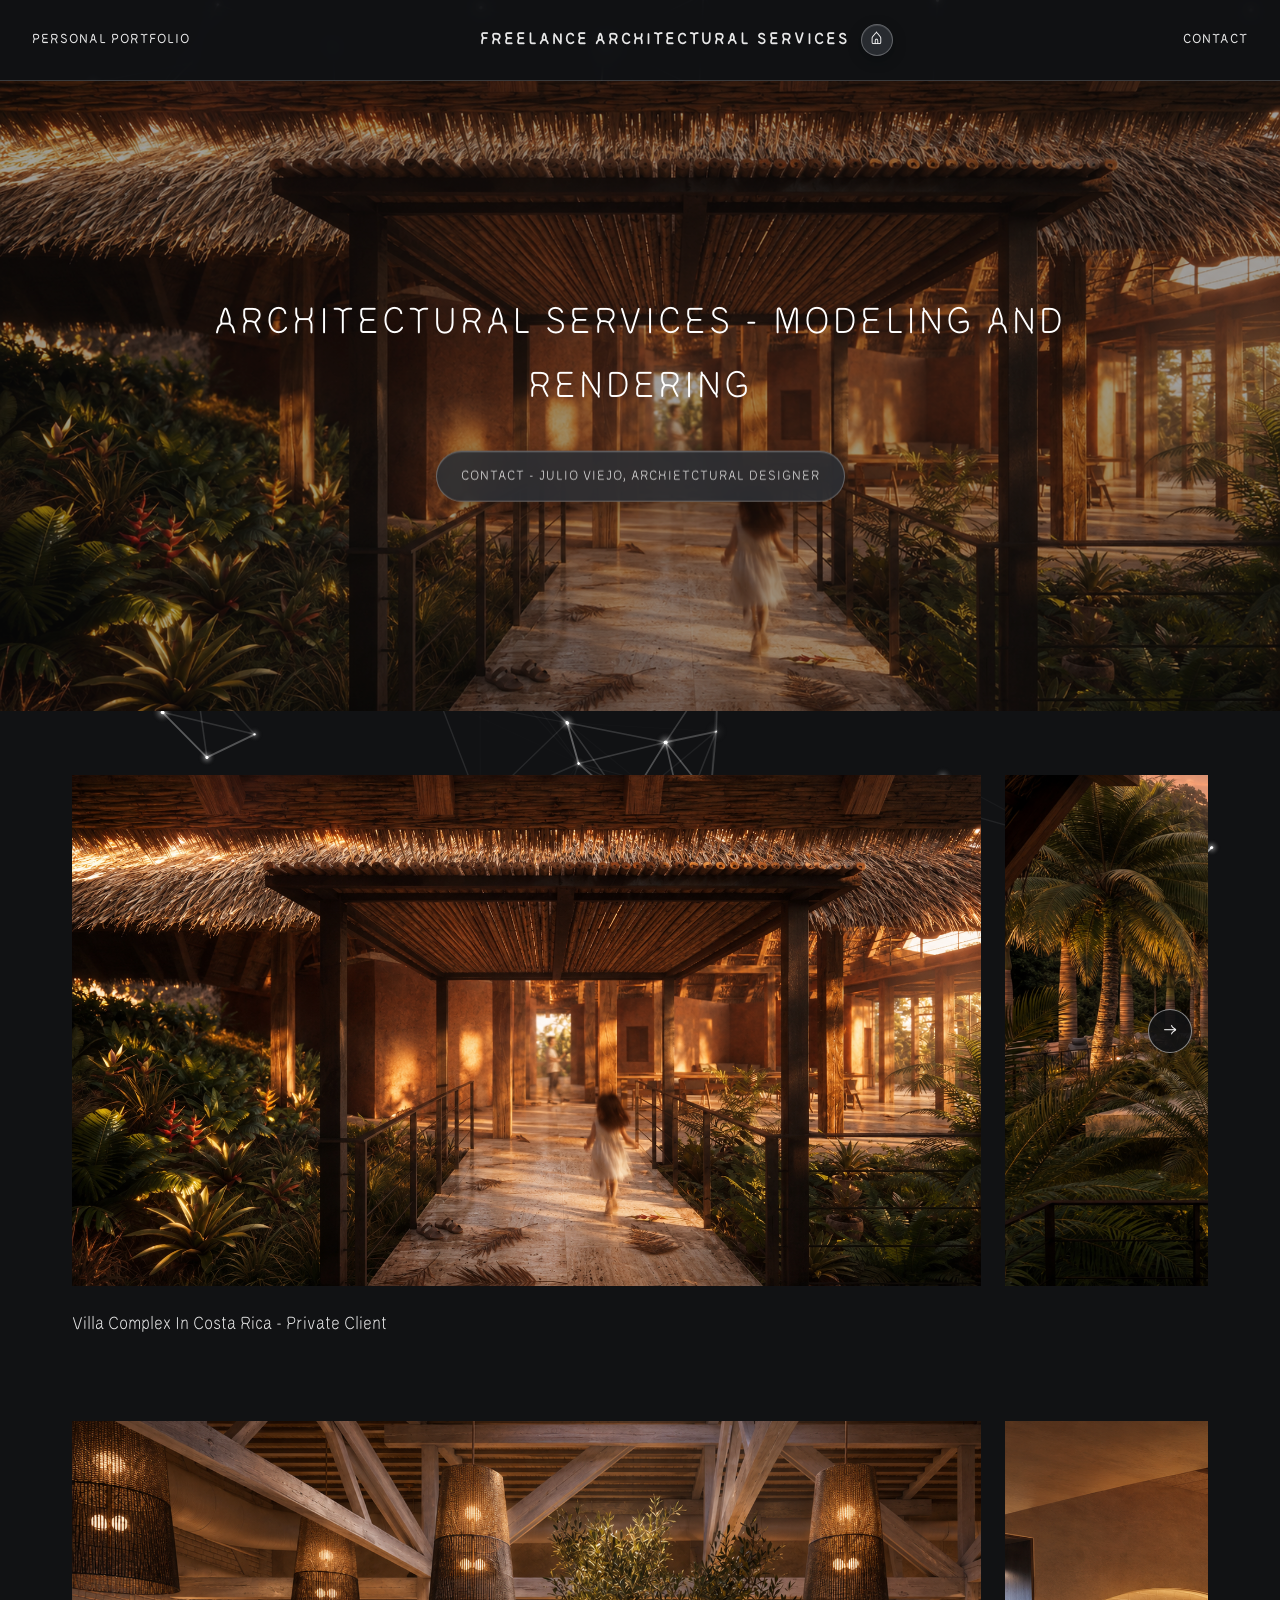
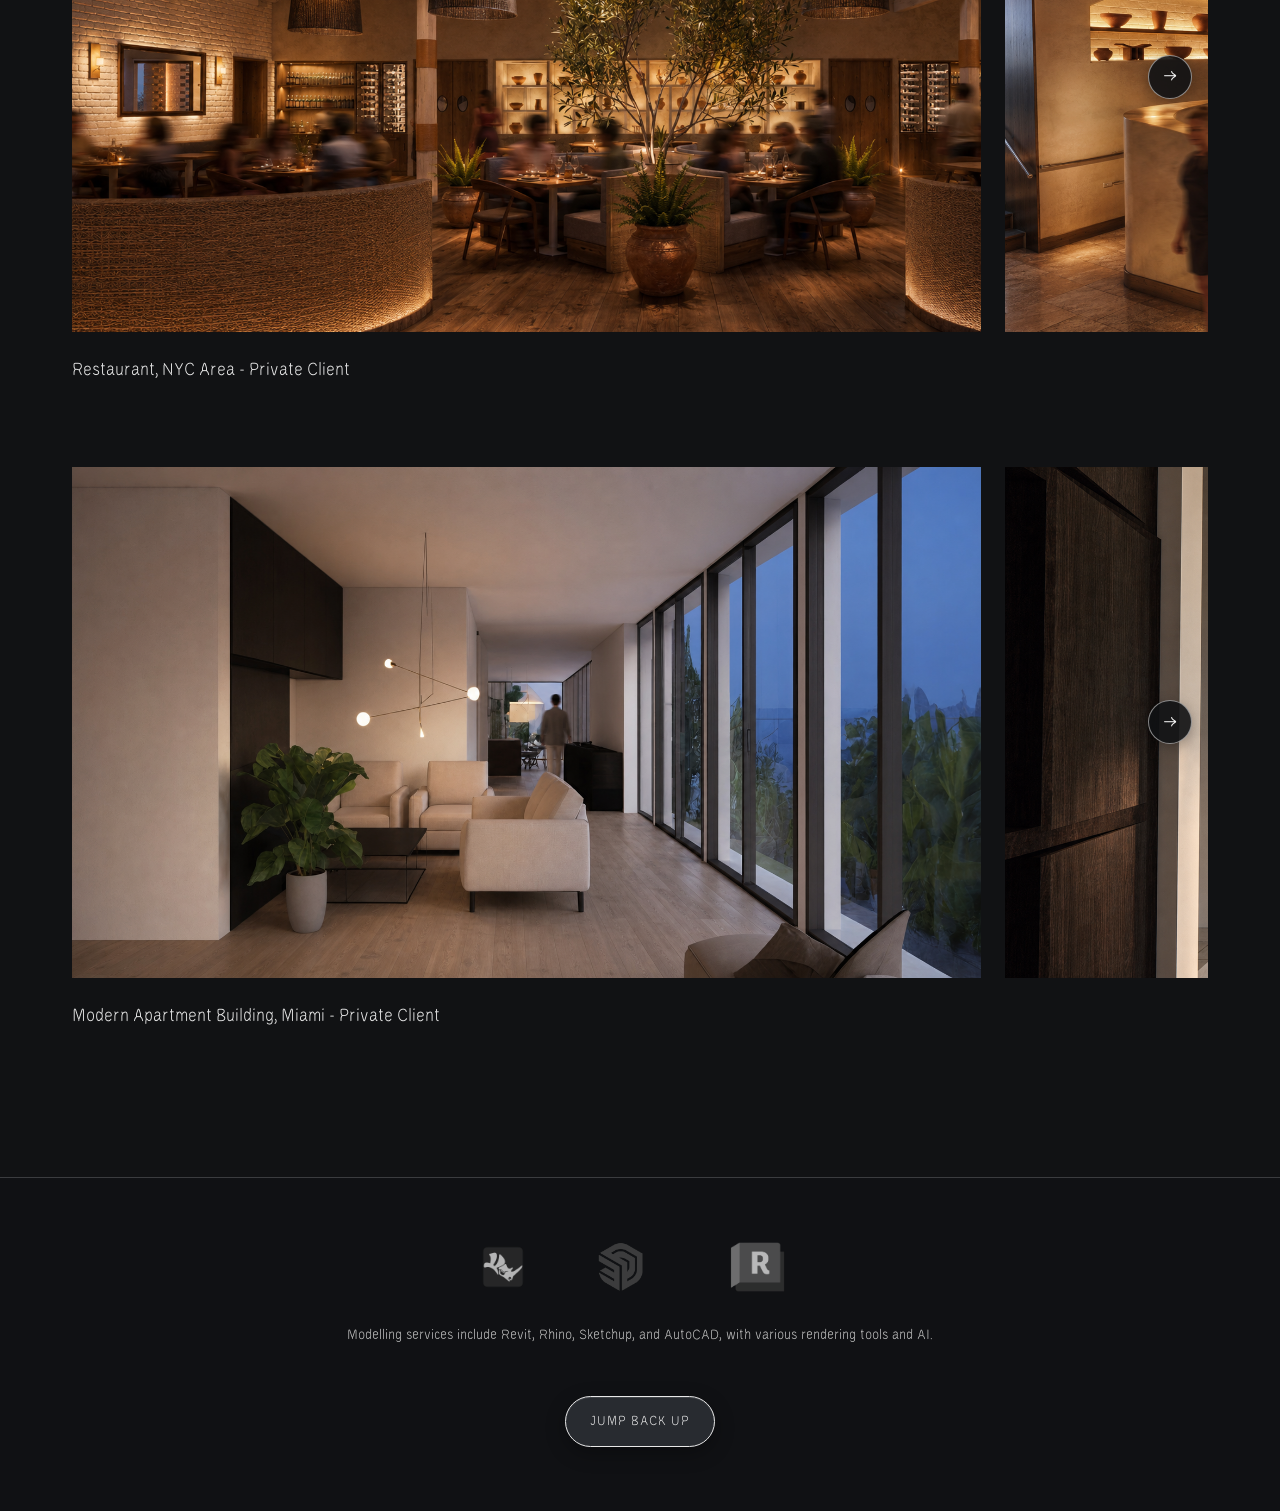
<file: index.html>
<!DOCTYPE html>
<html lang="en">
<head>
    <meta charset="UTF-8">
    <meta name="viewport" content="width=device-width, initial-scale=1.0">
    <title>Freelance Architectural Services</title>
    <link rel="stylesheet" href="styles.css">
</head>
<body id="top">
    <canvas id="bg-net" aria-hidden="true"></canvas>

    <!-- Top Menu Bar -->
    <nav class="navbar">
        <a href="https://refrigerationunit.github.io/georgekoltiris/portfolio.html" class="nav-link">Personal Portfolio</a>
        <div class="nav-brand">
            <div class="nav-title">Freelance Architectural Services</div>
            <a href="index.html" class="home-link" aria-label="Home">&#8962;</a>
        </div>
        <a href="contact.html" class="nav-link">Contact</a>
    </nav>

    <!-- Auto Scroll-Through Window -->
    <header class="hero">
        <div class="slider-container">
            <img src="imgs/image1.png" alt="Render 1">
            <img src="imgs/image2.png" alt="Render 2">
            <img src="imgs/image3.png" alt="Render 3">
            <img src="imgs/image4.png" alt="Render 4">
            <img src="imgs/image5.png" alt="Render 5">
            <img src="imgs/image6.png" alt="Render 6">
            <img src="imgs/image7.png" alt="Render 7">
            <img src="imgs/image8.png" alt="Render 8">
            <img src="imgs/image9.png" alt="Render 9">
        </div>
        <div class="hero-content">
            <h1>architectural services - Modeling and Rendering</h1>
            <a href="contact.html" class="btn">contact - Julio Viejo, archietctural designer</a>
        </div>
    </header>

    <!-- Projects Section -->
    <section class="projects-section">
        
        <!-- Seb, CR -->
        <div class="project">
            <div class="project-gallery">
                <button class="gallery-arrow gallery-arrow--previous" type="button" aria-label="Show previous Project 1 image">&#8592;</button>
                <div class="project-scroll">
                    <img src="imgs/image1.png" alt="Project 1 Image 1">
                    <img src="imgs/image2.png" alt="Project 1 Image 2">
                    <img src="imgs/image3.png" alt="Project 1 Image 3">
                </div>
                <button class="gallery-arrow gallery-arrow--next" type="button" aria-label="Show next Project 1 image">&#8594;</button>
            </div>
            <h3>Villa Complex in Costa Rica - Private Client</h3>
        </div>

        <!-- KYMA -->
        <div class="project">
            <div class="project-gallery">
                <button class="gallery-arrow gallery-arrow--previous" type="button" aria-label="Show previous Project 2 image">&#8592;</button>
                <div class="project-scroll">
                    <img src="imgs/image4.png" alt="Project 2 Image 1">
                    <img src="imgs/image5.png" alt="Project 2 Image 2">
                    <img src="imgs/image6.png" alt="Project 2 Image 3">
                </div>
                <button class="gallery-arrow gallery-arrow--next" type="button" aria-label="Show next Project 2 image">&#8594;</button>
            </div>
            <h3>Restaurant, NYC area - Private Client</h3>
        </div>

        <!-- MIAMI -->
        <div class="project">
            <div class="project-gallery">
                <button class="gallery-arrow gallery-arrow--previous" type="button" aria-label="Show previous Project 3 image">&#8592;</button>
                <div class="project-scroll">
                    <img src="imgs/image7.png" alt="Project 3 Image 1">
                    <img src="imgs/image8.png" alt="Project 3 Image 2">
                    <img src="imgs/image9.png" alt="Project 3 Image 3">
                </div>
                <button class="gallery-arrow gallery-arrow--next" type="button" aria-label="Show next Project 3 image">&#8594;</button>
            </div>
            <h3>Modern Apartment Building, Miami - Private Client</h3>
        </div>

    </section>

    <!-- Bottom Software & Back to Top -->
    <section class="software-section">
        <div class="software-logos">
            <img src="imgs/rhino.png" alt="Rhino 3D">
            <img src="imgs/sketchup.png" alt="SketchUp">
            <img src="imgs/revit.png" alt="Revit">
        </div>
        <p>Modelling services include Revit, Rhino, Sketchup, and AutoCAD, with various rendering tools and AI.</p>
        <a href="#top" class="btn jump-up">jump back up</a>
    </section>

    <script src="network-background.js"></script>
    <script src="project-gallery.js"></script>
</body>
</html>
</file>
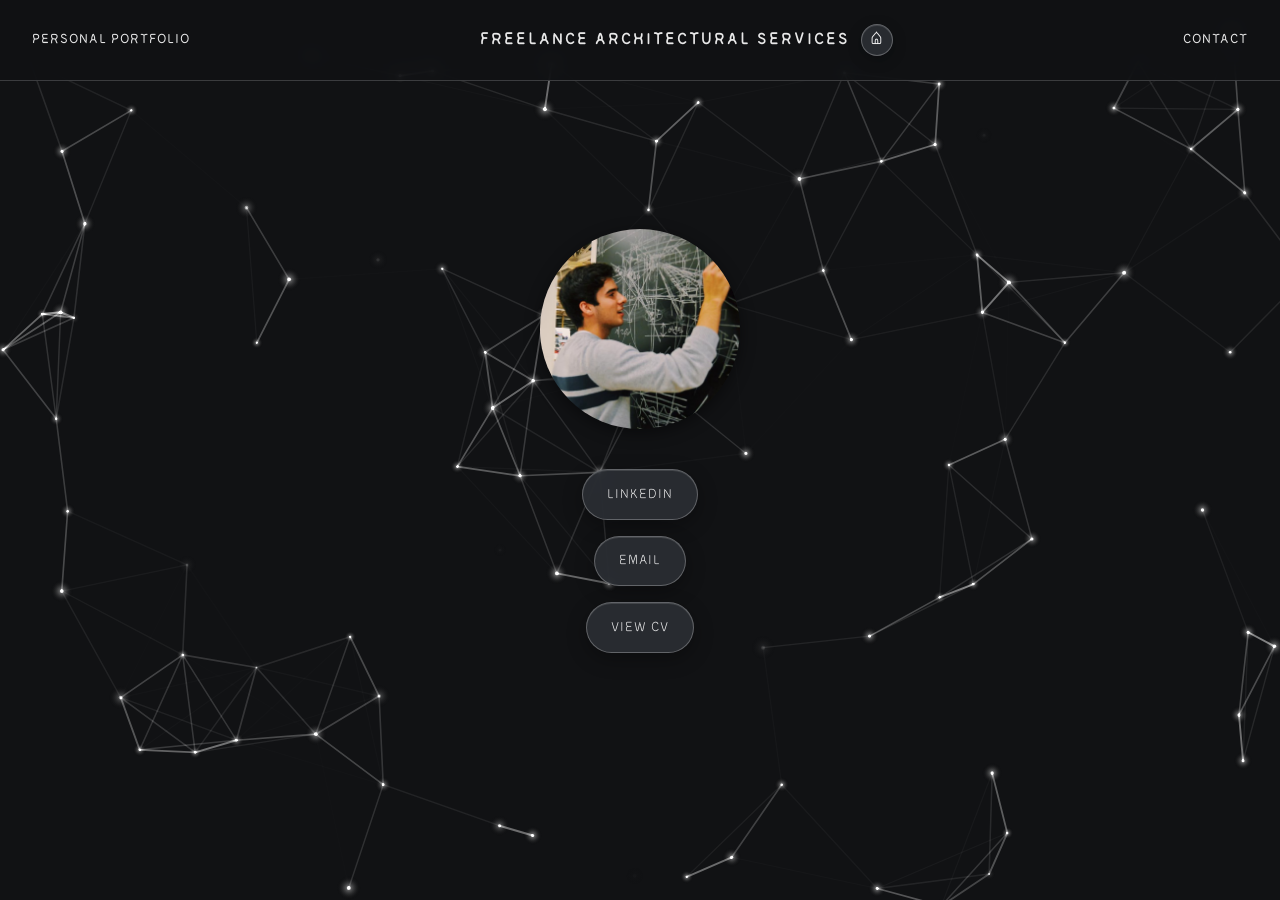
<file: contact.html>
<!DOCTYPE html>
<html lang="en">
<head>
    <meta charset="UTF-8">
    <meta name="viewport" content="width=device-width, initial-scale=1.0">
    <title>Contact - Julio Viejo</title>
    <link rel="stylesheet" href="styles.css">
</head>
<body>
    <canvas id="bg-net" aria-hidden="true"></canvas>

    <!-- Top Menu Bar (Shared) -->
    <nav class="navbar">
        <a href="https://refrigerationunit.github.io/georgekoltiris/portfolio.html" class="nav-link">Personal Portfolio</a>
        <div class="nav-brand">
            <div class="nav-title">Freelance Architectural Services</div>
            <a href="index.html" class="home-link" aria-label="Home">&#8962;</a>
        </div>
        <a href="contact.html" class="nav-link">Contact</a>
    </nav>

    <!-- Contact Content -->
    <main class="contact-main">
        <img src="imgs/profile pic.png" alt="Julio Viejo Profile Picture" class="profile-pic">
        
        <div class="contact-links">
            <!-- Replace the # with your actual links -->
            <a href="https://www.linkedin.com/in/julio-viejo-romero-mazariegos-bb5719106/" class="btn" target="_blank">LinkedIn</a>
            <a href="mailto:your.email@example.com" class="btn">Email</a>
            <a href="https://refrigerationunit.github.io/georgekoltiris/cv.html" class="btn" target="_blank">View CV</a>
        </div>
    </main>

    <script src="network-background.js"></script>
</body>
</html>
</file>
<file: styles.css>
/* --- Global Styles --- */
@font-face {
    font-family: 'Velvelyne';
    src: url('./fonts/Velvelyne-Light.woff2') format('woff2');
    font-weight: 300;
    font-style: normal;
    font-display: swap;
}

@font-face {
    font-family: 'Velvelyne';
    src: url('./fonts/Velvelyne-Book.woff2') format('woff2');
    font-weight: 400;
    font-style: normal;
    font-display: swap;
}

@font-face {
    font-family: 'Velvelyne';
    src: url('./fonts/Velvelyne-Regular.woff2') format('woff2');
    font-weight: 500;
    font-style: normal;
    font-display: swap;
}

@font-face {
    font-family: 'Velvelyne';
    src: url('./fonts/Velvelyne-Bold.woff2') format('woff2');
    font-weight: 700;
    font-style: normal;
    font-display: swap;
}

* {
    margin: 0;
    padding: 0;
    box-sizing: border-box;
}

html {
    scroll-behavior: smooth;
}

body {
    font-family: 'Velvelyne', sans-serif;
    color: #e8e8e8;
    background-color: #111214;
    line-height: 1.6;
}

#bg-net {
    position: fixed;
    inset: 0;
    z-index: 0;
    pointer-events: none;
}

body > :not(#bg-net) {
    position: relative;
    z-index: 1;
}

a {
    text-decoration: none;
    color: inherit;
}

/* --- Navigation Bar --- */
.navbar {
    display: flex;
    justify-content: space-between;
    align-items: center;
    padding: 1.5rem 2rem;
    background-color: rgba(17, 18, 20, 0.88);
    border-bottom: 1px solid rgba(232, 232, 232, 0.2);
    backdrop-filter: blur(10px);
    position: sticky;
    top: 0;
    z-index: 1000;
}

.nav-link {
    font-size: 0.9rem;
    font-weight: 500;
    text-transform: uppercase;
    letter-spacing: 1px;
}

.nav-link:hover {
    color: #fff;
}

.nav-brand {
    display: flex;
    align-items: center;
    gap: 0.65rem;
}

.nav-title {
    font-size: 1.1rem;
    font-weight: 600;
    text-transform: uppercase;
    letter-spacing: 2px;
    text-align: center;
}

.home-link {
    display: grid;
    width: 2rem;
    height: 2rem;
    place-items: center;
    border: 1px solid rgba(232, 232, 232, 0.3);
    border-radius: 50%;
    background-color: rgba(43, 46, 52, 0.92);
    box-shadow: 0 4px 14px rgba(0, 0, 0, 0.25), inset 0 1px 0 rgba(255, 255, 255, 0.12);
    backdrop-filter: blur(14px) saturate(150%);
    color: #f5f5f5;
    font-size: 1.2rem;
    line-height: 1;
    transition: background-color 0.25s ease, border-color 0.25s ease, transform 0.25s ease;
}

.home-link:hover {
    background-color: #e8e8e8;
    border-color: #e8e8e8;
    color: #111214;
    transform: translateY(-1px);
}

/* --- Hero Section (Auto-Slider) --- */
.hero {
    position: relative;
    width: 100%;
    height: 70vh;
    overflow: hidden;
    background-color: #111;
}

.slider-container {
    display: flex;
    width: 900%; /* 9 images = 900% */
    height: 100%;
    animation: slide 45s infinite; /* 9 images * 5 seconds = 45s */
}

.slider-container img {
    width: 11.1111%; /* 100% / 9 */
    height: 100%;
    object-fit: cover;
    opacity: 0.6; /* Darkened slightly to make text readable */
}

/* 45 second animation: holds on an image, then slides quickly to the next */
@keyframes slide {
    0%, 9% { transform: translateX(0); }
    11%, 20% { transform: translateX(-11.1111%); }
    22%, 31% { transform: translateX(-22.2222%); }
    33%, 42% { transform: translateX(-33.3333%); }
    44%, 53% { transform: translateX(-44.4444%); }
    55%, 64% { transform: translateX(-55.5555%); }
    66%, 75% { transform: translateX(-66.6666%); }
    77%, 86% { transform: translateX(-77.7777%); }
    88%, 100% { transform: translateX(-88.8888%); }
}

.hero-content {
    position: absolute;
    top: 50%;
    left: 50%;
    transform: translate(-50%, -50%);
    text-align: center;
    color: #fff;
    width: 80%;
}

.hero-content h1 {
    font-size: 2.5rem;
    font-weight: 400;
    text-transform: uppercase;
    letter-spacing: 3px;
    margin-bottom: 2rem;
}

.btn {
    display: inline-block;
    padding: 0.8rem 1.5rem;
    width: fit-content;
    border: 1px solid rgba(232, 232, 232, 0.3);
    border-radius: 999px;
    background-color: rgba(43, 46, 52, 0.92);
    box-shadow: 0 6px 20px rgba(0, 0, 0, 0.3), inset 0 1px 0 rgba(255, 255, 255, 0.12);
    backdrop-filter: blur(16px) saturate(150%);
    color: #f5f5f5;
    font-size: 0.9rem;
    text-transform: uppercase;
    letter-spacing: 1px;
    cursor: pointer;
    transition: background-color 0.25s ease, border-color 0.25s ease, color 0.25s ease, transform 0.25s ease;
}

.hero-content .btn:hover {
    background-color: #f5f5f5;
    border-color: #f5f5f5;
    color: #111;
    transform: translateY(-2px);
}

/* --- Projects Section --- */
.projects-section {
    padding: 4rem 2rem;
    max-width: 1200px;
    margin: 0 auto;
}

.project {
    margin-bottom: 5rem;
}

.project-gallery {
    position: relative;
}

.project-scroll {
    display: flex;
    overflow-x: auto;
    scroll-snap-type: x mandatory;
    gap: 1.5rem;
    scrollbar-width: none;
    scroll-behavior: smooth;
}

.project-scroll::-webkit-scrollbar {
    display: none;
}

.gallery-arrow {
    position: absolute;
    top: 50%;
    z-index: 1;
    display: grid;
    width: 2.75rem;
    height: 2.75rem;
    place-items: center;
    border: 1px solid rgba(232, 232, 232, 0.55);
    border-radius: 50%;
    background-color: rgba(17, 18, 20, 0.9);
    box-shadow: 0 4px 14px rgba(0, 0, 0, 0.3);
    color: #f5f5f5;
    font-family: inherit;
    font-size: 1.35rem;
    line-height: 1;
    cursor: pointer;
    transform: translateY(-50%);
    transition: background-color 0.2s ease, color 0.2s ease, opacity 0.2s ease;
}

.gallery-arrow--previous {
    left: 1rem;
}

.gallery-arrow--next {
    right: 1rem;
}

.gallery-arrow:hover:not(:disabled),
.gallery-arrow:focus-visible:not(:disabled) {
    background-color: #f5f5f5;
    color: #111214;
}

.gallery-arrow:focus-visible {
    outline: 2px solid #f5f5f5;
    outline-offset: 3px;
}

.gallery-arrow:disabled {
    cursor: default;
    opacity: 0;
    pointer-events: none;
}

.project-scroll img {
    width: 80%; /* Shows a bit of the next image to hint at scrolling */
    flex: 0 0 auto;
    scroll-snap-align: center;
    object-fit: cover;
    aspect-ratio: 16/9;
}

.project h3 {
    margin-top: 1.5rem;
    font-size: 1.2rem;
    font-weight: 400;
    text-transform: capitalize;
}

@media (max-width: 600px) {
    .gallery-arrow {
        width: 2.3rem;
        height: 2.3rem;
        font-size: 1.15rem;
    }

    .gallery-arrow--previous {
        left: 0.5rem;
    }

    .gallery-arrow--next {
        right: 0.5rem;
    }
}

/* --- Footer / Software Section --- */
.software-section {
    text-align: center;
    padding: 4rem 2rem;
    background-color: rgba(17, 18, 20, 0.8);
    border-top: 1px solid rgba(232, 232, 232, 0.2);
}

.software-logos {
    display: flex;
    justify-content: center;
    gap: 3rem;
    margin-bottom: 2rem;
}

.software-logos img {
    height: 50px;
    object-fit: contain;
    filter: grayscale(100%);
    opacity: 0.7;
}

.software-section p {
    max-width: 600px;
    margin: 0 auto 3rem auto;
    color: #c5c5c5;
    font-size: 0.95rem;
}

.jump-up {
    color: #e8e8e8;
    border-color: #e8e8e8;
}
.jump-up:hover {
    background-color: #e8e8e8;
    color: #111214;
}

/* --- Contact Page Styles --- */
.contact-main {
    display: flex;
    flex-direction: column;
    align-items: center;
    justify-content: center;
    min-height: 80vh;
    padding: 2rem;
}

.profile-pic {
    width: 200px;
    height: 200px;
    border-radius: 50%;
    object-fit: cover;
    margin-bottom: 2.5rem;
    box-shadow: 0 4px 16px rgba(0, 0, 0, 0.45);
}

.contact-links {
    display: flex;
    flex-direction: column;
    align-items: center;
    gap: 1rem;
    width: 100%;
    max-width: 300px;
}

.contact-links .btn {
    text-align: center;
}

.contact-links .btn:hover {
    background-color: #e8e8e8;
    color: #111214;
}
</file>
